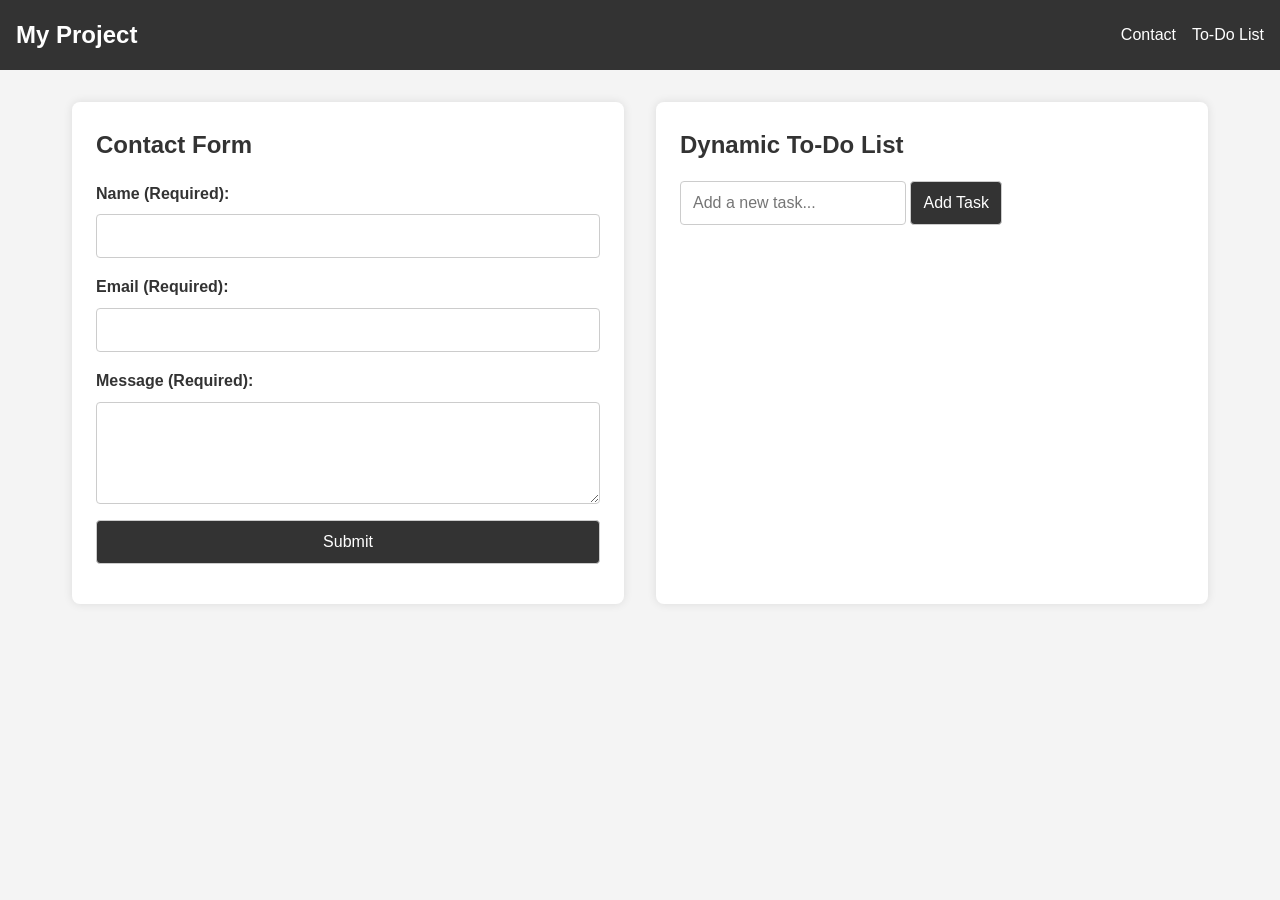
<file: Task-2/index.html>
<!DOCTYPE html>
<html lang="en">
<head>
    <meta charset="UTF-8">
    <meta name="viewport" content="width=device-width, initial-scale=1.0">
    <title>Intermediate HTML, CSS, and JavaScript</title>
    <link rel="stylesheet" href="style.css">

   
</head>
<body>
    
    <nav>
        <h1>My Project</h1>
        <ul>
            <li><a href="#contact">Contact</a></li>
            <li><a href="#todo">To-Do List</a></li>
        </ul>
    </nav>

    
    <main>
        
        <section id="contact" class="section">
            <h2>Contact Form</h2>
            <form id="contact-form">
                <label for="name">Name (Required):</label>
                <input type="text" id="name" name="name" required>

                <label for="email">Email (Required):</label>
                <input type="email" id="email" name="email" required>

                <label for="message">Message (Required):</label>
                <textarea id="message" name="message" rows="4" required></textarea>

                <button type="submit">Submit</button>
            </form>
        </section>

        <!-- To-Do List Section -->
        <section id="todo" class="section">
            <h2>Dynamic To-Do List</h2>
            <input type="text" id="todo-input" placeholder="Add a new task...">
            <button id="add-todo">Add Task</button>
            <ul id="todo-list"></ul>
        </section>
    </main>

    
    <script src="script.js"></script>
</body>
</html>
</file>
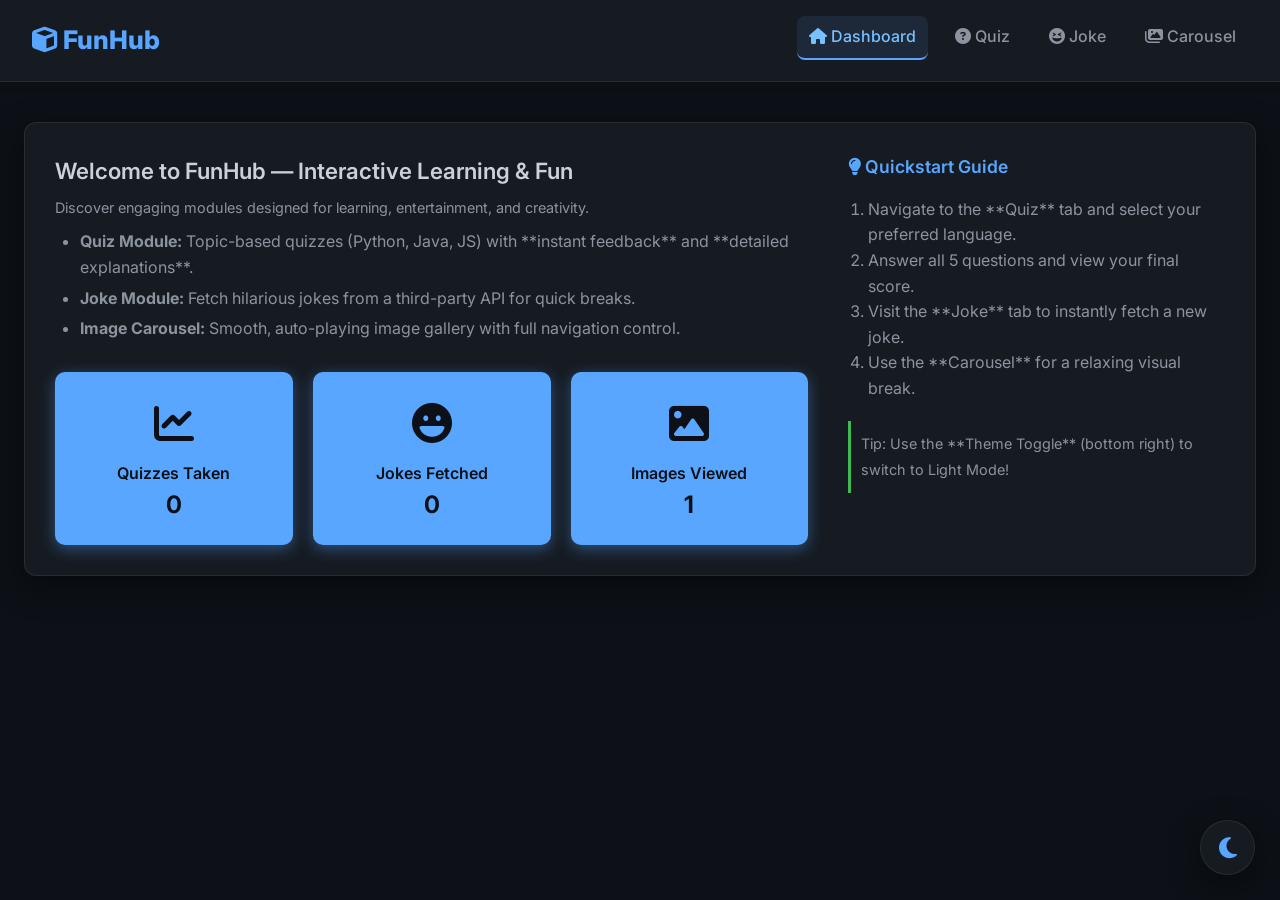
<file: Task-3/index.html>
<!DOCTYPE html>
<html lang="en">
<head>
    <meta charset="utf-8" />
    <meta name="viewport" content="width=device-width, initial-scale=1" />
    <title>FunHub Dashboard — Enhanced Interactive Hub</title>
    <link rel="preconnect" href="https://fonts.googleapis.com">
    <link rel="preconnect" href="https://fonts.gstatic.com" crossorigin>
    <link href="https://fonts.googleapis.com/css2?family=Inter:wght@300;400;500;600;700;800&display=swap" rel="stylesheet">
    <link rel="stylesheet" href="https://cdnjs.cloudflare.com/ajax/libs/font-awesome/6.5.2/css/all.min.css">
  <link rel="stylesheet" href="style.css">
    
</head>
<body>
    <nav>
        <h2><i class="fas fa-cube"></i> FunHub</h2>
        <ul id="navList">
            <li class="active" data-target="dashboard" onclick="showSection('dashboard', this)"><i class="fas fa-home"></i> Dashboard</li>
            <li data-target="quiz" onclick="showSection('quiz', this)"><i class="fas fa-question-circle"></i> Quiz</li>
            <li data-target="joke" onclick="showSection('joke', this)"><i class="fas fa-grin-squint"></i> Joke</li>
            <li data-target="carousel" onclick="showSection('carousel', this)"><i class="fas fa-images"></i> Carousel</li>
        </ul>
    </nav>

    <main class="container">
        <section id="dashboard" class="section">
            <div class="card">
                <div class="grid">
                    <div>
                        <h3>Welcome to FunHub — Interactive Learning & Fun</h3>
                        <p class="meta">Discover engaging modules designed for learning, entertainment, and creativity.</p>
                        <ul style="color: var(--muted); padding-left: 25px;">
                            <li><strong>Quiz Module:</strong> Topic-based quizzes (Python, Java, JS) with **instant feedback** and **detailed explanations**.</li>
                            <li><strong>Joke Module:</strong> Fetch hilarious jokes from a third-party API for quick breaks.</li>
                            <li><strong>Image Carousel:</strong> Smooth, auto-playing image gallery with full navigation control.</li>
                        </ul>
                        <div class="dashboard-stats">
                            <div class="stat-card">
                                <div><i class="fas fa-chart-line"></i></div>
                                <div>Quizzes Taken</div>
                                <div id="quizCount">0</div>
                            </div>
                            <div class="stat-card">
                                <div><i class="fas fa-laugh"></i></div>
                                <div>Jokes Fetched</div>
                                <div id="jokeCount">0</div>
                            </div>
                            <div class="stat-card">
                                <div><i class="fas fa-image"></i></div>
                                <div>Images Viewed</div>
                                <div id="imageCount">0</div>
                            </div>
                        </div>
                    </div>
                    <aside>
                        <h4><i class="fas fa-lightbulb"></i> Quickstart Guide</h4>
                        <ol style="margin: 16px 0 0 0; padding-left: 20px; color: var(--muted);">
                            <li>Navigate to the **Quiz** tab and select your preferred language.</li>
                            <li>Answer all 5 questions and view your final score.</li>
                            <li>Visit the **Joke** tab to instantly fetch a new joke.</li>
                            <li>Use the **Carousel** for a relaxing visual break.</li>
                        </ol>
                        <div style="margin-top: 20px; padding: 10px; border-left: 3px solid var(--success);">
                            <small class="meta">Tip: Use the **Theme Toggle** (bottom right) to switch to Light Mode!</small>
                        </div>
                    </aside>
                </div>
            </div>
        </section>

        <section id="quiz" class="section">
            <div class="card">
                <h3><i class="fas fa-brain"></i> Interactive Topic Quiz</h3>
                <p class="meta">Choose a topic. Each quiz contains 5 timed questions with detailed explanations.</p>

                <div class="topic-row" id="topicRow">
                    <button class="topic-btn" data-topic="python" onclick="selectTopic('python', this)">Python</button>
                    <button class="topic-btn" data-topic="java" onclick="selectTopic('java', this)">Java</button>
                    <button class="topic-btn" data-topic="javascript" onclick="selectTopic('javascript', this)">JavaScript</button>
                </div>

                <div id="quizArea">
                    <p class="meta">Select a topic above to begin. Good luck!</p>
                </div>
            </div>
        </section>

        <section id="joke" class="section">
            <div class="card">
                <h3><i class="fas fa-face-laugh-squint"></i> Joke Generator</h3>
                <p class="meta">Fetch a fresh, programming-related joke from the Joke API for a quick laugh break.</p>
                <button class="btn" onclick="getJoke()"><i class="fas fa-sync-alt"></i> Get a New Joke</button>
                <p id="jokeOut">Click the button to load a joke...</p>
            </div>
        </section>

        <section id="carousel" class="section">
            <div class="card">
                <h3><i class="fas fa-camera"></i> Image Gallery Carousel</h3>
                <div style="margin-top: 20px; display: flex; flex-direction: column; align-items: center; gap: 16px;">
                    <div class="carousel-container">
                        <img id="slide" src="" alt="Nature Image" loading="lazy">
                    </div>
                    <div class="indicators" id="indicators"></div>
                    <div class="carousel-controls">
                        <button class="btn ghost" onclick="prevSlide()"><i class="fas fa-chevron-left"></i> Previous</button>
                        <button class="btn" onclick="toggleAutoPlay()" id="autoPlayBtn"><i class="fas fa-play"></i> Start Auto-Play</button>
                        <button class="btn ghost" onclick="nextSlide()">Next <i class="fas fa-chevron-right"></i></button>
                    </div>
                </div>
            </div>
        </section>
    </main>

    <div class="theme-toggle" onclick="toggleTheme()" title="Toggle Theme">
        <i class="fas fa-moon" id="themeIcon"></i>
    </div>

      <script src="script.js"></script>
</body>
</html>
</file>
<file: Task-2/style.css>
* {
            margin: 0;
            padding: 0;
            box-sizing: border-box;
        }
        body {
            font-family: Arial, sans-serif;
            line-height: 1.6;
            color: #333;
            background-color: #f4f4f4;
        }

        /* Navigation (Flexbox) */
        nav {
            background-color: #333;
            color: white;
            padding: 1rem;
            display: flex;
            justify-content: space-between;
            align-items: center;
        }
        nav h1 {
            font-size: 1.5rem;
        }
        nav ul {
            list-style: none;
            display: flex;
        }
        nav ul li {
            margin-left: 1rem;
        }
        nav ul li a {
            color: white;
            text-decoration: none;
        }

        /* Main layout (CSS Grid) */
        main {
            display: grid;
            grid-template-columns: 1fr 1fr;
            gap: 2rem;
            padding: 2rem;
            max-width: 1200px;
            margin: 0 auto;
        }
        .section {
            background-color: white;
            padding: 1.5rem;
            border-radius: 8px;
            box-shadow: 0 0 10px rgba(0, 0, 0, 0.1);
        }
        .section h2 {
            margin-bottom: 1rem;
            color: #333;
        }

        /* Contact Form Styles */
        form {
            display: flex;
            flex-direction: column;
        }
        label {
            margin-bottom: 0.5rem;
            font-weight: bold;
        }
        input, textarea, button {
            margin-bottom: 1rem;
            padding: 0.75rem;
            border: 1px solid #ccc;
            border-radius: 4px;
            font-size: 1rem;
        }
        button {
            background-color: #333;
            color: white;
            cursor: pointer;
            transition: background-color 0.3s;
        }
        button:hover {
            background-color: #555;
        }

        /* To-Do List Styles */
        #todo-list {
            list-style: none;
        }
        #todo-list li {
            display: flex;
            justify-content: space-between;
            align-items: center;
            padding: 0.5rem;
            border-bottom: 1px solid #eee;
        }
        #todo-list li button {
            background-color: #e74c3c;
            color: white;
            border: none;
            padding: 0.25rem 0.5rem;
            cursor: pointer;
        }
        #todo-list li button:hover {
            background-color: #c0392b;
        }

        /* Media Queries for Responsiveness */
        @media (max-width: 768px) { /* Tablet and Mobile */
            nav {
                flex-direction: column;
                text-align: center;
            }
            nav ul {
                margin-top: 1rem;
            }
            main {
                grid-template-columns: 1fr; /* Stack sections vertically */
                padding: 1rem;
            }
        }
        @media (max-width: 480px) { /* Mobile */
            nav h1 {
                font-size: 1.2rem;
            }
            .section {
                padding: 1rem;
            }
        }
</file>
<file: Task-3/style.css>
:root {
            /* Professional Dark Theme */
            --bg: #0d1117; /* Darker, GitHub-style background */
            --card: #161b22; /* Slightly lighter card background */
            --accent: #58a6ff; /* Clean, vibrant blue for main actions */
            --accent-hover: #79c0ff;
            --muted: #8b949e; /* Muted text color */
            --text: #c9d1d9; /* Light text for readability */
            --success: #3fb950;
            --error: #f85149;
            --warning: #e3b341;
            --border: rgba(255, 255, 255, 0.08);
            --shadow: 0 10px 30px rgba(0, 0, 0, 0.5);
            --transition: all 0.2s cubic-bezier(0.4, 0, 0.2, 1);
        }

        /* LIGHT MODE - Professional and Clean */
        .light-mode {
            --bg: #f5f8fa;
            --card: #ffffff;
            --accent: #0077cc;
            --accent-hover: #005f99;
            --muted: #657786;
            --text: #14171a;
            --success: #1e8449;
            --error: #c0392b;
            --border: rgba(0, 0, 0, 0.1);
            --shadow: 0 10px 30px rgba(0, 0, 0, 0.1);
        }

        * {
            box-sizing: border-box;
            margin: 0;
            padding: 0;
        }

        body {
            font-family: 'Inter', system-ui, Arial, sans-serif;
            background: var(--bg);
            color: var(--text);
            min-height: 100vh;
            line-height: 1.6;
            overflow-x: hidden;
            transition: background var(--transition), color var(--transition);
        }

        /* Typography */
        h2 { font-size: 1.8rem; font-weight: 700; }
        h3 { font-size: 1.4rem; font-weight: 600; margin-bottom: 0.5rem; }
        h4 { font-size: 1.1rem; font-weight: 600; color: var(--accent); }
        p { color: var(--text); }
        .meta { color: var(--muted); font-size: 0.9rem; }
        ul { padding-left: 20px; list-style: disc; margin: 10px 0; }
        ul li { margin-bottom: 5px; }

        /* Navigation */
        nav {
            display: flex;
            justify-content: space-between;
            align-items: center;
            padding: 16px 32px;
            background: var(--card); /* Use card background for consistency */
            border-bottom: 1px solid var(--border);
            position: sticky;
            top: 0;
            z-index: 1000;
            backdrop-filter: blur(8px);
            box-shadow: 0 2px 10px rgba(0, 0, 0, 0.1);
        }

        nav h2 {
            font-weight: 800;
            font-size: 1.6rem;
            color: var(--accent); /* Simple color for modern look */
        }

        nav ul {
            display: flex;
            gap: 15px;
            list-style: none;
            padding: 0;
            margin: 0;
        }

        nav li {
            cursor: pointer;
            padding: 8px 12px;
            border-radius: 8px;
            color: var(--muted);
            transition: var(--transition);
            font-weight: 500;
            border-bottom: 2px solid transparent;
        }

        nav li.active,
        nav li:hover {
            color: var(--accent-hover);
            border-bottom: 2px solid var(--accent);
            background: rgba(88, 166, 255, 0.1); /* Subtle background hover */
        }

        /* Layout */
        .container {
            max-width: 1280px;
            margin: 40px auto;
            padding: 0 24px;
        }

        .section {
            display: none;
            animation: fadeIn 0.4s ease-out;
        }

        @keyframes fadeIn {
            from { opacity: 0; transform: translateY(10px); }
            to { opacity: 1; transform: translateY(0); }
        }

        #dashboard {
            display: block; /* Default view */
        }

        /* Card and Grid */
        .card {
            background: var(--card);
            padding: 30px;
            border-radius: 12px;
            border: 1px solid var(--border);
            box-shadow: var(--shadow);
            margin-bottom: 30px;
            transition: var(--transition);
        }

        .card:hover {
            box-shadow: 0 15px 45px rgba(0, 0, 0, 0.6);
        }

        .grid {
            display: grid;
            grid-template-columns: 2fr 1fr;
            gap: 40px;
        }

        /* Dashboard Stats */
        .dashboard-stats {
            display: grid;
            grid-template-columns: repeat(auto-fit, minmax(180px, 1fr));
            gap: 20px;
            margin-top: 30px;
        }

        .stat-card {
            background: var(--accent);
            color: var(--bg); /* Dark text on light accent background */
            padding: 20px;
            border-radius: 10px;
            text-align: center;
            font-weight: 600;
            box-shadow: 0 4px 15px rgba(88, 166, 255, 0.4);
            transition: var(--transition);
        }

        .stat-card:hover {
            transform: translateY(-3px);
            box-shadow: 0 8px 20px rgba(88, 166, 255, 0.6);
        }

        .stat-card div:first-child {
            font-size: 2.5rem; 
            margin-bottom: 5px;
        }
        .stat-card div:last-child {
            font-size: 1.5rem;
            font-weight: 700;
        }

        /* Quiz Styles */
        .topic-row {
            display: flex;
            gap: 12px;
            margin: 20px 0 30px 0;
            flex-wrap: wrap;
        }

        .topic-btn {
            background: transparent;
            border: 1px solid var(--border);
            padding: 10px 18px;
            border-radius: 8px;
            color: var(--text);
            cursor: pointer;
            transition: var(--transition);
            font-weight: 500;
            font-size: 1rem;
        }

        .topic-btn:hover {
            border-color: var(--accent-hover);
            background: rgba(88, 166, 255, 0.1);
        }

        .topic-btn.active {
            background: var(--accent);
            color: var(--bg);
            border-color: var(--accent);
            box-shadow: 0 4px 10px rgba(88, 166, 255, 0.4);
        }

        .quiz-container {
            margin-top: 20px;
        }

        .progress-bar {
            width: 100%;
            height: 10px;
            background: var(--border);
            border-radius: 5px;
            margin-bottom: 20px;
            overflow: hidden;
        }

        .progress-fill {
            height: 100%;
            background: var(--accent);
            transition: width 0.4s ease-out;
        }

        .quiz-status {
            display: flex;
            justify-content: space-between;
            align-items: center;
            margin-bottom: 15px;
        }
        
        .timer {
            font-weight: 600;
            color: var(--success);
        }

        .question-text {
            font-size: 1.6rem;
            font-weight: 700;
            margin-bottom: 20px;
            color: var(--text);
        }

        .options {
            display: grid;
            grid-template-columns: repeat(auto-fit, minmax(280px, 1fr));
            gap: 15px;
            margin-bottom: 20px;
        }

        .opt {
            background: var(--card);
            border: 1px solid var(--border);
            padding: 18px 20px;
            border-radius: 8px;
            cursor: pointer;
            transition: var(--transition);
            font-size: 1.05rem;
            text-align: left;
        }

        .opt:hover:not(.selected) {
            border-color: var(--accent-hover);
            background: rgba(88, 166, 255, 0.1);
            transform: translateY(-1px);
        }

        .opt.correct {
            background: rgba(63, 185, 80, 0.1);
            border-color: var(--success);
            color: var(--success);
            font-weight: 600;
        }

        .opt.wrong {
            background: rgba(248, 81, 73, 0.1);
            border-color: var(--error);
            color: var(--error);
            font-weight: 600;
        }

        .explanation {
            margin-top: 15px;
            padding: 15px;
            border-left: 5px solid var(--accent);
            background: rgba(88, 166, 255, 0.05);
            border-radius: 0 8px 8px 0;
            font-size: 0.95rem;
            color: var(--text);
            display: none; /* Hidden by default */
        }
        .explanation strong { color: var(--accent-hover); }

        .controls {
            display: flex;
            gap: 15px;
            margin-top: 20px;
            justify-content: flex-end; /* Align to the right */
        }

        .btn {
            padding: 12px 25px;
            border-radius: 8px;
            border: none;
            cursor: pointer;
            background: var(--accent);
            color: var(--bg);
            font-weight: 600;
            transition: var(--transition);
            font-size: 1rem;
            box-shadow: 0 4px 10px rgba(88, 166, 255, 0.3);
        }

        .btn:hover {
            background: var(--accent-hover);
            transform: translateY(-1px);
        }

        .btn:disabled {
            opacity: 0.5;
            cursor: not-allowed;
            transform: none;
            box-shadow: none;
        }

        .btn.ghost {
            background: transparent;
            border: 1px solid var(--muted);
            color: var(--text);
            box-shadow: none;
        }

        .btn.ghost:hover:not(:disabled) {
            border-color: var(--accent);
            background: rgba(88, 166, 255, 0.1);
            color: var(--accent);
        }
        
        .score-display {
            text-align: center;
            margin-top: 30px;
            padding: 20px;
            background: var(--card);
            border-radius: 12px;
            font-size: 1.5rem;
            font-weight: 700;
        }
        .score-display .final-score {
            font-size: 2.5rem;
            color: var(--success);
            display: block;
            margin: 10px 0;
        }


        /* Joke Styles */
        #jokeOut {
            font-style: italic;
            font-size: 1.2rem;
            margin-top: 20px;
            min-height: 80px;
            display: flex;
            align-items: center;
            justify-content: center;
            background: rgba(255, 255, 255, 0.03);
            border-radius: 8px;
            padding: 25px;
            text-align: center;
            border: 1px solid var(--border);
        }

        /* Carousel Styles */
        .carousel-container {
            position: relative;
            width: 100%;
            max-width: 900px;
            aspect-ratio: 16/7; /* Consistent image ratio */
            border-radius: 12px;
            overflow: hidden;
            border: 1px solid var(--border);
            box-shadow: var(--shadow);
        }

        #slide {
            width: 100%;
            height: 100%;
            object-fit: cover;
            display: block;
            transition: opacity 0.4s ease;
        }

        .carousel-controls {
            display: flex;
            justify-content: center;
            gap: 15px;
            margin-top: 20px;
        }

        .indicators {
            display: flex;
            justify-content: center;
            gap: 8px;
            margin-top: 15px;
        }

        .indicator {
            width: 10px;
            height: 10px;
            border-radius: 50%;
            background: var(--muted);
            cursor: pointer;
            transition: var(--transition);
        }

        .indicator.active {
            background: var(--accent);
            transform: scale(1.2);
        }

        /* Theme Toggle */
        .theme-toggle {
            position: fixed;
            bottom: 25px;
            right: 25px;
            background: var(--card);
            border: 1px solid var(--border);
            border-radius: 50%;
            width: 55px;
            height: 55px;
            display: flex;
            align-items: center;
            justify-content: center;
            cursor: pointer;
            transition: var(--transition);
            z-index: 1000;
            font-size: 1.5rem;
            color: var(--accent);
            box-shadow: var(--shadow);
        }

        .theme-toggle:hover {
            transform: scale(1.05);
            background: var(--accent);
            color: var(--bg);
        }

        /* Responsive Design */
        @media (max-width: 992px) {
            .grid {
                grid-template-columns: 1fr;
            }
            .container {
                padding: 0 20px;
            }
        }

        @media (max-width: 768px) {
            nav {
                padding: 12px 20px;
            }
            nav ul {
                display: none; /* Hide main nav links on small screens */
            }
            .card {
                padding: 20px;
            }
            .question-text {
                font-size: 1.4rem;
            }
            .options {
                grid-template-columns: 1fr;
            }
            .controls {
                flex-direction: column;
                justify-content: center;
                gap: 10px;
            }
            .btn {
                width: 100%;
            }
        }
        
        @media (max-width: 480px) {
            nav h2 {
                font-size: 1.4rem;
            }
            h3 {
                font-size: 1.2rem;
            }
            .dashboard-stats {
                grid-template-columns: 1fr;
            }
        }
</file>
